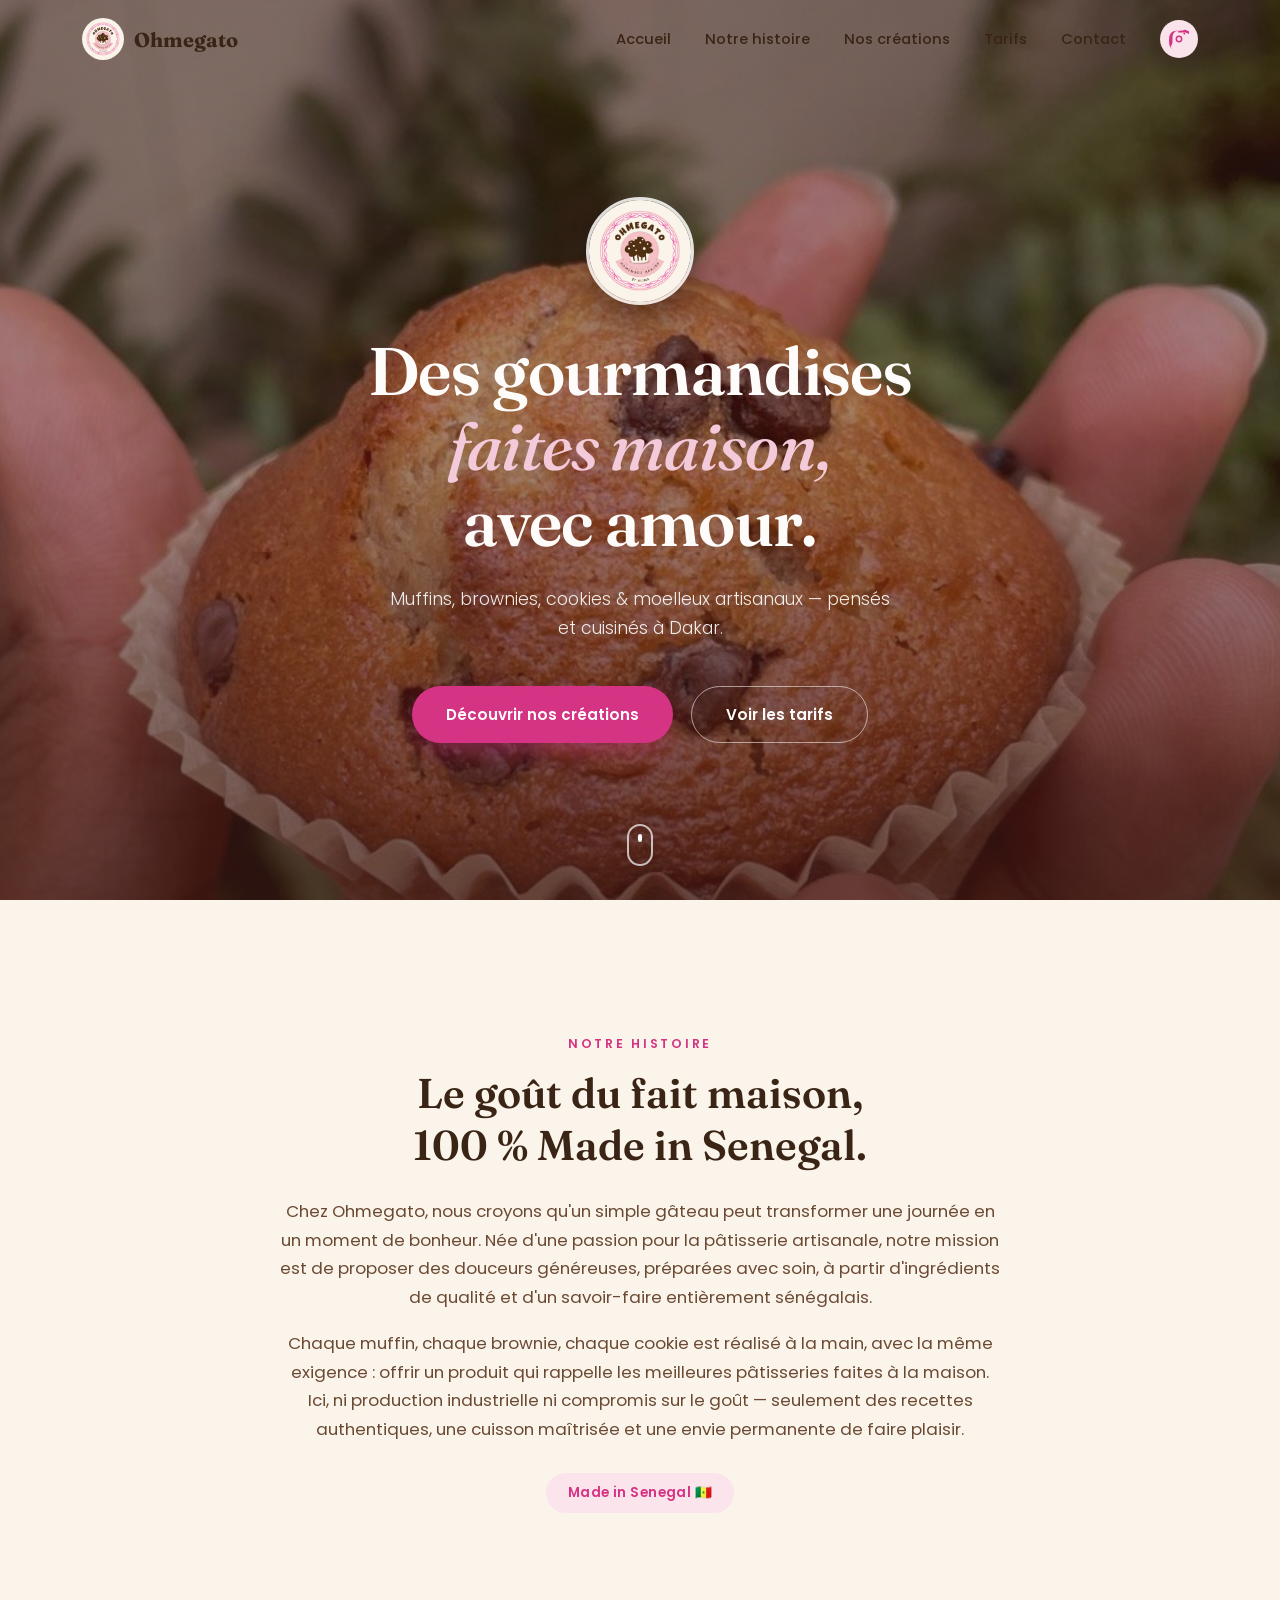
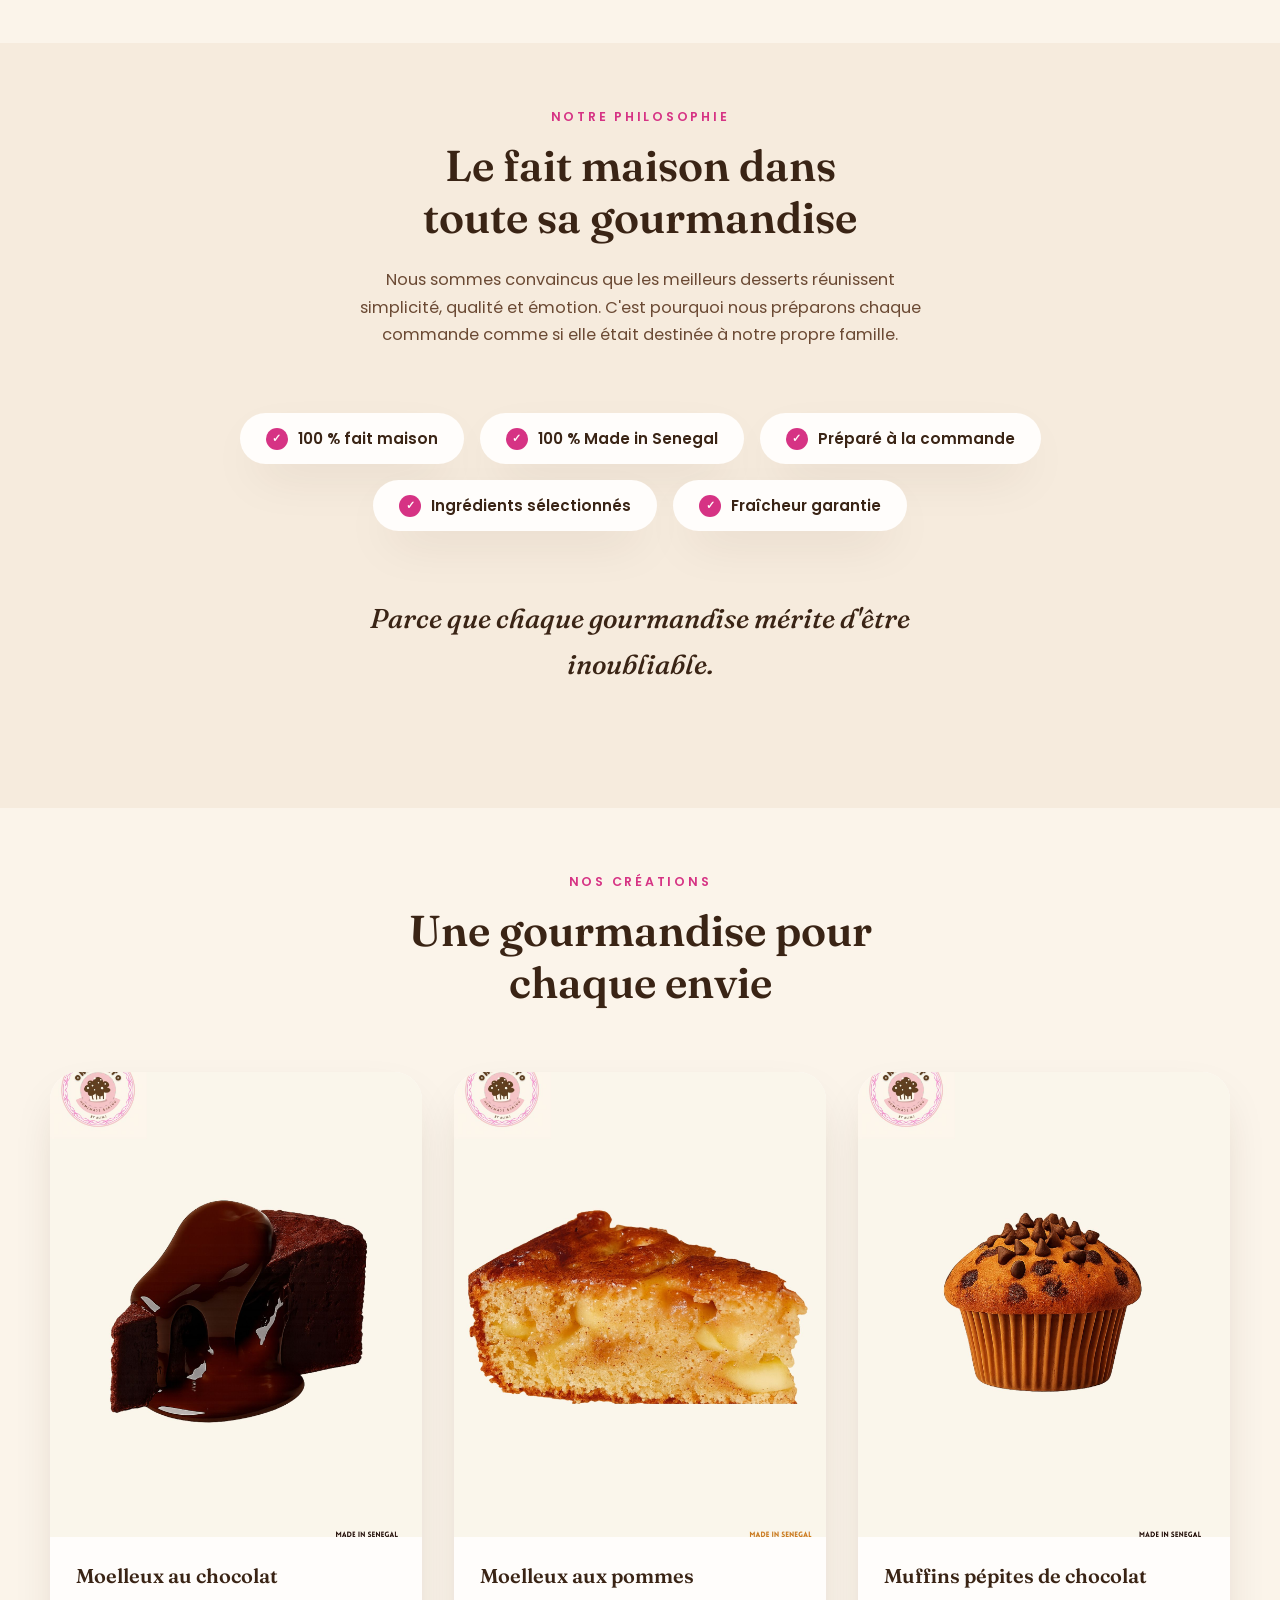
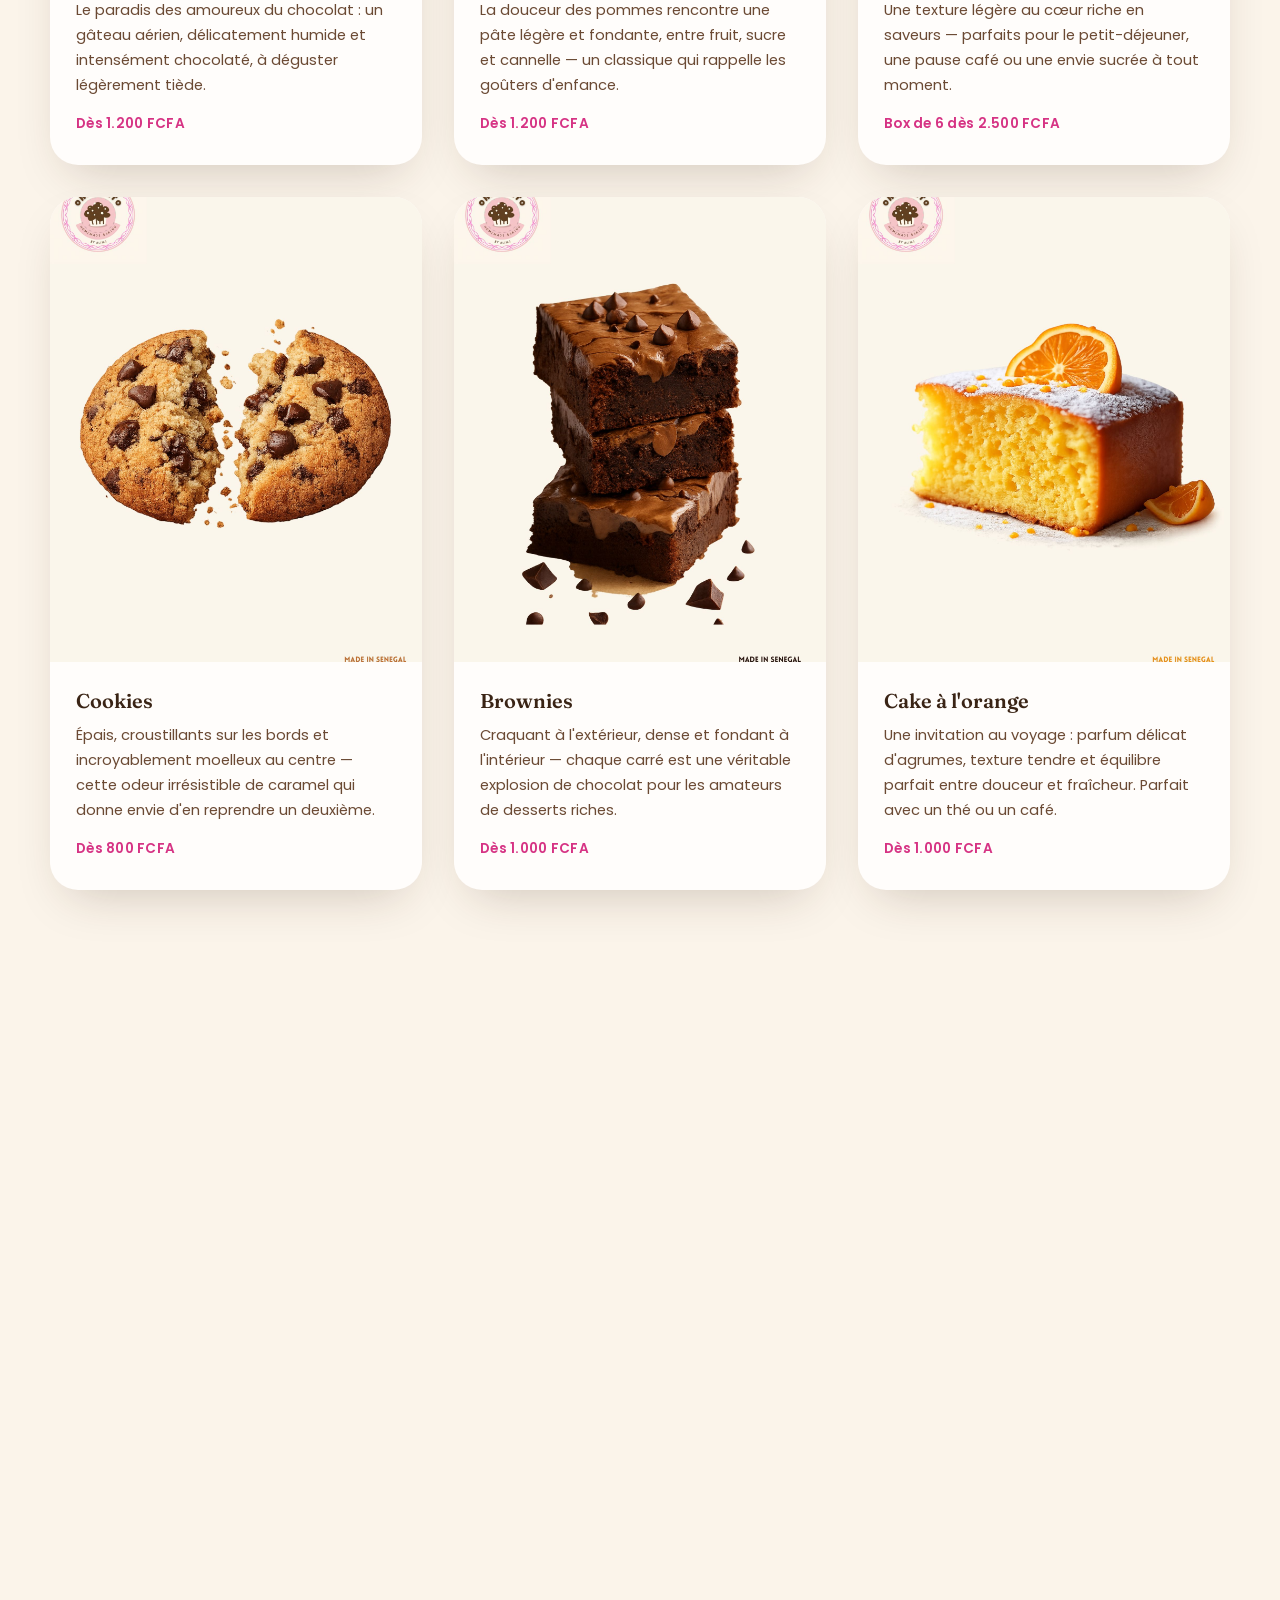
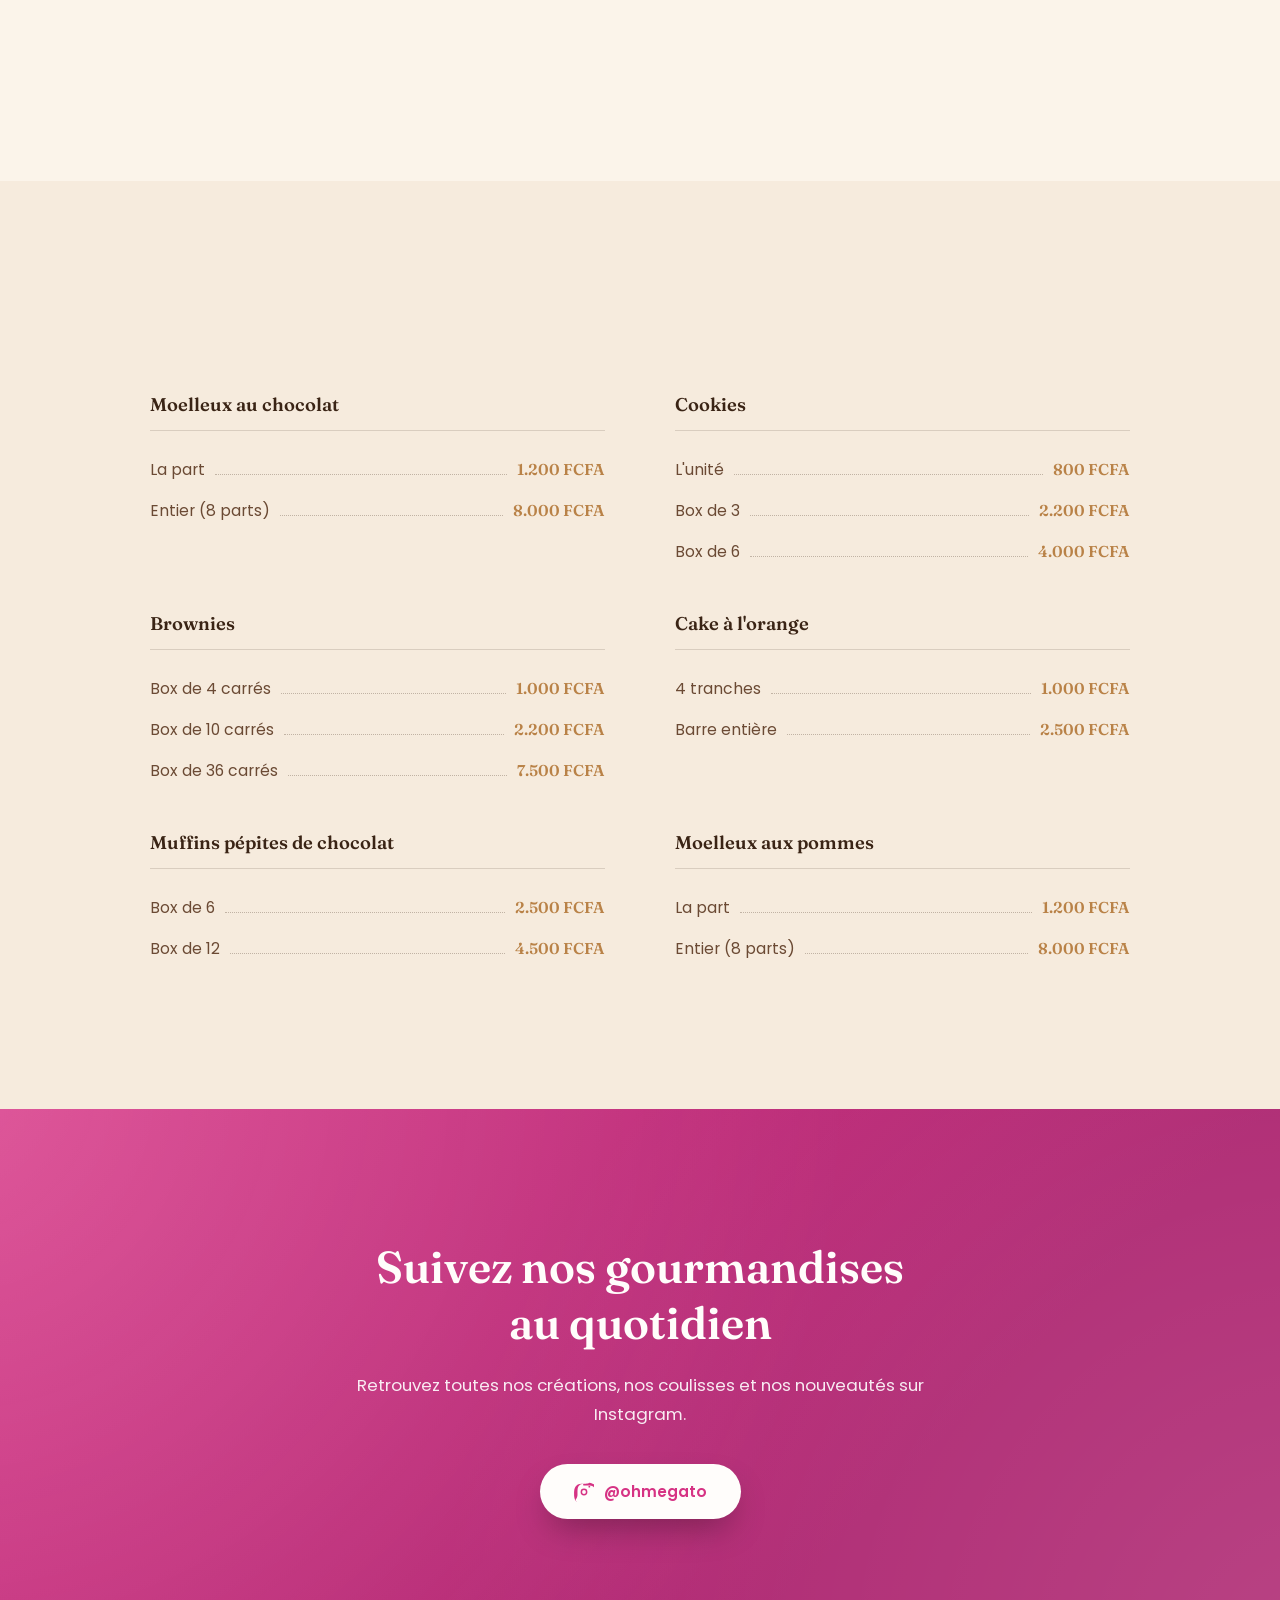
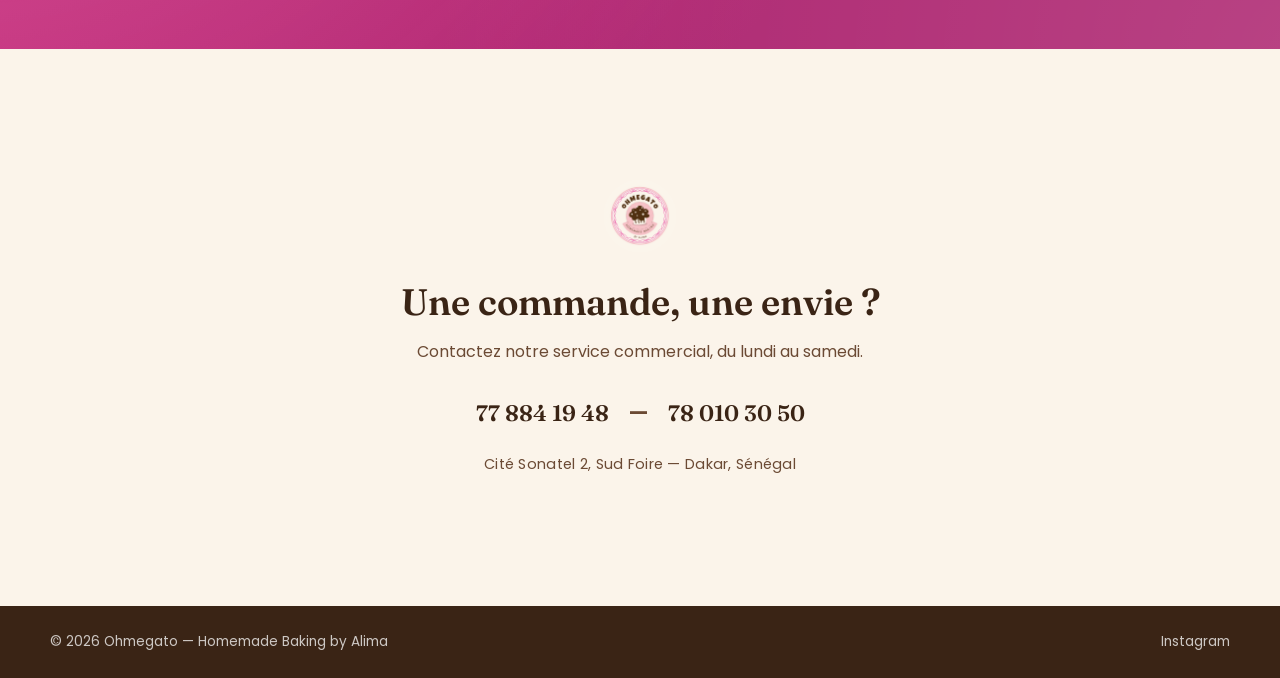
<file: index.html>
<!DOCTYPE html>
<html lang="fr">
<head>
<meta charset="UTF-8">
<meta name="viewport" content="width=device-width, initial-scale=1.0">
<title>Ohmegato — Pâtisserie artisanale faite maison</title>
<meta name="description" content="Ohmegato by Alima — muffins, brownies, cookies, cakes et moelleux faits maison à Dakar, Sénégal.">
<link rel="icon" href="assets/images/logo.png">
<link rel="preconnect" href="https://fonts.googleapis.com">
<link rel="preconnect" href="https://fonts.gstatic.com" crossorigin>
<link href="https://fonts.googleapis.com/css2?family=Fraunces:ital,opsz,wght@0,9..144,400;0,9..144,600;0,9..144,700;1,9..144,500&family=Poppins:wght@300;400;500;600;700&display=swap" rel="stylesheet">
<link rel="stylesheet" href="css/style.css">
</head>
<body>

<div class="grain"></div>

<header class="nav" id="nav">
  <div class="nav__inner">
    <a href="#accueil" class="nav__brand">
      <img src="assets/images/logo.png" alt="Ohmegato" class="nav__logo">
      <span>Ohmegato</span>
    </a>
    <nav class="nav__links" id="navLinks">
      <a href="#accueil">Accueil</a>
      <a href="#histoire">Notre histoire</a>
      <a href="#creations">Nos créations</a>
      <a href="#tarifs">Tarifs</a>
      <a href="#contact">Contact</a>
      <a href="https://www.instagram.com/ohmegato" target="_blank" rel="noopener" class="nav__insta" aria-label="Instagram">
        <svg viewBox="0 0 24 24" width="20" height="20"><path fill="currentColor" d="M12 2.2c3.2 0 3.6 0 4.9.1 1.2.1 2.1.3 2.9.6.8.3 1.4.7 2.1 1.4.7.7 1.1 1.3 1.4 2.1.3.8.5 1.7.6 2.9.1 1.3.1 1.7.1 4.9s0 3.6-.1 4.9c-.1 1.2-.3 2.1-.6 2.9-.3.8-.7 1.4-1.4 2.1-.7.7-1.3 1.1-2.1 1.4-.8.3-1.7.5-2.9.6-1.3.1-1.7.1-4.9.1s-3.6 0-4.9-.1c-1.2-.1-2.1-.3-2.9-.6-.8-.3-1.4-.7-2.1-1.4-.7-.7-1.1-1.3-1.4-2.1-.3-.8-.5-1.7-.6-2.9C2.2 15.6 2.2 15.2 2.2 12s0-3.6.1-4.9c.1-1.2.3-2.1.6-2.9.3-.8.7-1.4 1.4-2.1.7-.7 1.3-1.1 2.1-1.4.8-.3 1.7-.5 2.9-.6C8.4 2.2 8.8 2.2 12 2.2M12 0C8.7 0 8.3 0 7 .1 5.7.1 4.5.4 3.5.8c-1 .4-1.9 1-2.7 1.8C0 3.4-.6 4.3-1 5.3c-.4 1-.7 2.2-.8 3.5C-1.9 10.1-1.9 10.5-1.9 12s0 1.9.1 3.2c.1 1.3.4 2.5.8 3.5.4 1 1 1.9 1.8 2.7.8.8 1.7 1.4 2.7 1.8 1 .4 2.2.7 3.5.8 1.3.1 1.7.1 5 .1s3.7 0 5-.1c1.3-.1 2.5-.4 3.5-.8 1-.4 1.9-1 2.7-1.8.8-.8 1.4-1.7 1.8-2.7.4-1 .7-2.2.8-3.5.1-1.3.1-1.7.1-5s0-1.9-.1-3.2c-.1-1.3-.4-2.5-.8-3.5-.4-1-1-1.9-1.8-2.7C21.6.8 20.7.2 19.7-.2c-1-.4-2.2-.7-3.5-.8C15 0 14.6 0 12 0" transform="translate(2 2)"/><circle cx="12" cy="12" r="3.2" fill="none" stroke="currentColor" stroke-width="1.8"/><circle cx="18.4" cy="5.6" r="1.1" fill="currentColor"/></svg>
      </a>
    </nav>
    <button class="nav__burger" id="navBurger" aria-label="Menu">
      <span></span><span></span><span></span>
    </button>
  </div>
</header>

<main>

  <section class="hero" id="accueil">
    <div class="hero__bg" style="background-image:url('assets/images/muffin-choco-hand.jpeg')"></div>
    <div class="hero__overlay"></div>
    <div class="hero__content reveal">
      <img src="assets/images/logo.png" alt="Ohmegato — Homemade Baking by Alima" class="hero__logo">
      <h1>Des gourmandises<br><em>faites maison,</em><br>avec amour.</h1>
      <p class="hero__subtitle">Muffins, brownies, cookies &amp; moelleux artisanaux — pensés et cuisinés à Dakar.</p>
      <div class="hero__actions">
        <a href="#creations" class="btn btn--primary">Découvrir nos créations</a>
        <a href="#tarifs" class="btn btn--ghost">Voir les tarifs</a>
      </div>
    </div>
    <a href="#histoire" class="hero__scroll" aria-label="Défiler vers le bas">
      <span></span>
    </a>
  </section>

  <section class="story" id="histoire">
    <div class="story__inner reveal">
      <span class="eyebrow">Notre histoire</span>
      <h2>Le goût du fait maison,<br>100&nbsp;% Made in Senegal.</h2>
      <p>
        Chez Ohmegato, nous croyons qu'un simple gâteau peut transformer une journée en un moment
        de bonheur. Née d'une passion pour la pâtisserie artisanale, notre mission est de proposer
        des douceurs généreuses, préparées avec soin, à partir d'ingrédients de qualité et d'un
        savoir-faire entièrement sénégalais.
      </p>
      <p>
        Chaque muffin, chaque brownie, chaque cookie est réalisé à la main, avec la même exigence&nbsp;:
        offrir un produit qui rappelle les meilleures pâtisseries faites à la maison. Ici, ni production
        industrielle ni compromis sur le goût — seulement des recettes authentiques, une cuisson
        maîtrisée et une envie permanente de faire plaisir.
      </p>
      <span class="badge">Made in Senegal 🇸🇳</span>
    </div>
  </section>

  <section class="why" id="pourquoi">
    <div class="section__head reveal">
      <span class="eyebrow">Notre philosophie</span>
      <h2>Le fait maison dans<br>toute sa gourmandise</h2>
      <p class="why__lead">
        Nous sommes convaincus que les meilleurs desserts réunissent simplicité, qualité et émotion.
        C'est pourquoi nous préparons chaque commande comme si elle était destinée à notre propre famille.
      </p>
    </div>

    <ul class="why__list reveal">
      <li>100&nbsp;% fait maison</li>
      <li>100&nbsp;% Made in Senegal</li>
      <li>Préparé à la commande</li>
      <li>Ingrédients sélectionnés</li>
      <li>Fraîcheur garantie</li>
    </ul>

    <p class="why__tagline reveal">Parce que chaque gourmandise mérite d'être inoubliable.</p>
  </section>

  <section class="creations" id="creations">
    <div class="section__head reveal">
      <span class="eyebrow">Nos créations</span>
      <h2>Une gourmandise pour<br>chaque envie</h2>
    </div>

    <div class="gallery">

      <article class="card card--photo reveal">
        <div class="card__media">
          <img src="assets/images/moelleux-chocolat.jpeg" alt="Moelleux au chocolat, coulant au coeur fondant">
        </div>
        <div class="card__body">
          <h3>Moelleux au chocolat</h3>
          <p>Le paradis des amoureux du chocolat&nbsp;: un gâteau aérien, délicatement humide et intensément chocolaté, à déguster légèrement tiède.</p>
          <span class="card__price">Dès 1.200 FCFA</span>
        </div>
      </article>

      <article class="card card--photo reveal">
        <div class="card__media">
          <img src="assets/images/moelleux-pommes.jpeg" alt="Moelleux aux pommes caramélisées">
        </div>
        <div class="card__body">
          <h3>Moelleux aux pommes</h3>
          <p>La douceur des pommes rencontre une pâte légère et fondante, entre fruit, sucre et cannelle — un classique qui rappelle les goûters d'enfance.</p>
          <span class="card__price">Dès 1.200 FCFA</span>
        </div>
      </article>

      <article class="card card--photo reveal">
        <div class="card__media">
          <img src="assets/images/muffins-poster.jpeg" alt="Muffin aux pépites de chocolat">
        </div>
        <div class="card__body">
          <h3>Muffins pépites de chocolat</h3>
          <p>Une texture légère au cœur riche en saveurs — parfaits pour le petit-déjeuner, une pause café ou une envie sucrée à tout moment.</p>
          <span class="card__price">Box de 6 dès 2.500 FCFA</span>
        </div>
      </article>

      <article class="card card--photo reveal">
        <div class="card__media">
          <img src="assets/images/cookies-poster.jpeg" alt="Cookies Ohmegato aux pépites de chocolat">
        </div>
        <div class="card__body">
          <h3>Cookies</h3>
          <p>Épais, croustillants sur les bords et incroyablement moelleux au centre — cette odeur irrésistible de caramel qui donne envie d'en reprendre un deuxième.</p>
          <span class="card__price">Dès 800 FCFA</span>
        </div>
      </article>

      <article class="card card--photo reveal">
        <div class="card__media">
          <img src="assets/images/brownies-poster.jpeg" alt="Brownies Ohmegato empilés et fondants">
        </div>
        <div class="card__body">
          <h3>Brownies</h3>
          <p>Craquant à l'extérieur, dense et fondant à l'intérieur — chaque carré est une véritable explosion de chocolat pour les amateurs de desserts riches.</p>
          <span class="card__price">Dès 1.000 FCFA</span>
        </div>
      </article>

      <article class="card card--photo reveal">
        <div class="card__media">
          <img src="assets/images/cake-orange-poster.jpeg" alt="Cake à l'orange Ohmegato">
        </div>
        <div class="card__body">
          <h3>Cake à l'orange</h3>
          <p>Une invitation au voyage&nbsp;: parfum délicat d'agrumes, texture tendre et équilibre parfait entre douceur et fraîcheur. Parfait avec un thé ou un café.</p>
          <span class="card__price">Dès 1.000 FCFA</span>
        </div>
      </article>

      <article class="card card--photo reveal">
        <div class="card__media">
          <img src="assets/images/choux-chocolat.png" alt="Choux à la crème au chocolat Ohmegato">
        </div>
        <div class="card__body">
          <h3>Choux à la crème au chocolat</h3>
          <p>Des choux légers et dorés, garnis d'une crème au chocolat onctueuse qui se révèle encore plus gourmande lorsqu'elle coule légèrement. Impossible de s'arrêter après le premier.</p>
          <span class="card__price">Nous consulter</span>
        </div>
      </article>

      <article class="card card--photo reveal">
        <div class="card__media">
          <img src="assets/images/verrines-fruits.png" alt="Verrines aux fruits frais Ohmegato">
        </div>
        <div class="card__body">
          <h3>Verrines aux fruits</h3>
          <p>Quoi de mieux qu'une bouchée fraîcheur en après-midi à Dakar&nbsp;: contempler le soleil se coucher tout en savourant son petit pot fruité, bien meilleur que l'amour... ou presque.</p>
          <span class="card__price">Nous consulter</span>
        </div>
      </article>

    </div>
  </section>

  <section class="tarifs" id="tarifs">
    <div class="section__head reveal">
      <span class="eyebrow">Price list</span>
      <h2>Nos tarifs</h2>
    </div>

    <div class="pricelist reveal">

      <div class="pricelist__group">
        <h3>Moelleux au chocolat</h3>
        <div class="pricelist__row"><span>La part</span><i></i><strong>1.200 FCFA</strong></div>
        <div class="pricelist__row"><span>Entier (8 parts)</span><i></i><strong>8.000 FCFA</strong></div>
      </div>

      <div class="pricelist__group">
        <h3>Cookies</h3>
        <div class="pricelist__row"><span>L'unité</span><i></i><strong>800 FCFA</strong></div>
        <div class="pricelist__row"><span>Box de 3</span><i></i><strong>2.200 FCFA</strong></div>
        <div class="pricelist__row"><span>Box de 6</span><i></i><strong>4.000 FCFA</strong></div>
      </div>

      <div class="pricelist__group">
        <h3>Brownies</h3>
        <div class="pricelist__row"><span>Box de 4 carrés</span><i></i><strong>1.000 FCFA</strong></div>
        <div class="pricelist__row"><span>Box de 10 carrés</span><i></i><strong>2.200 FCFA</strong></div>
        <div class="pricelist__row"><span>Box de 36 carrés</span><i></i><strong>7.500 FCFA</strong></div>
      </div>

      <div class="pricelist__group">
        <h3>Cake à l'orange</h3>
        <div class="pricelist__row"><span>4 tranches</span><i></i><strong>1.000 FCFA</strong></div>
        <div class="pricelist__row"><span>Barre entière</span><i></i><strong>2.500 FCFA</strong></div>
      </div>

      <div class="pricelist__group">
        <h3>Muffins pépites de chocolat</h3>
        <div class="pricelist__row"><span>Box de 6</span><i></i><strong>2.500 FCFA</strong></div>
        <div class="pricelist__row"><span>Box de 12</span><i></i><strong>4.500 FCFA</strong></div>
      </div>

      <div class="pricelist__group">
        <h3>Moelleux aux pommes</h3>
        <div class="pricelist__row"><span>La part</span><i></i><strong>1.200 FCFA</strong></div>
        <div class="pricelist__row"><span>Entier (8 parts)</span><i></i><strong>8.000 FCFA</strong></div>
      </div>

    </div>
  </section>

  <section class="insta">
    <div class="insta__inner reveal">
      <h2>Suivez nos gourmandises<br>au quotidien</h2>
      <p>Retrouvez toutes nos créations, nos coulisses et nos nouveautés sur Instagram.</p>
      <a href="https://www.instagram.com/ohmegato" target="_blank" rel="noopener" class="btn btn--primary btn--insta">
        <svg viewBox="0 0 24 24" width="20" height="20"><path fill="currentColor" d="M12 2.2c3.2 0 3.6 0 4.9.1 1.2.1 2.1.3 2.9.6.8.3 1.4.7 2.1 1.4.7.7 1.1 1.3 1.4 2.1.3.8.5 1.7.6 2.9.1 1.3.1 1.7.1 4.9s0 3.6-.1 4.9c-.1 1.2-.3 2.1-.6 2.9-.3.8-.7 1.4-1.4 2.1-.7.7-1.3 1.1-2.1 1.4-.8.3-1.7.5-2.9.6-1.3.1-1.7.1-4.9.1s-3.6 0-4.9-.1c-1.2-.1-2.1-.3-2.9-.6-.8-.3-1.4-.7-2.1-1.4-.7-.7-1.1-1.3-1.4-2.1-.3-.8-.5-1.7-.6-2.9C2.2 15.6 2.2 15.2 2.2 12s0-3.6.1-4.9c.1-1.2.3-2.1.6-2.9.3-.8.7-1.4 1.4-2.1.7-.7 1.3-1.1 2.1-1.4.8-.3 1.7-.5 2.9-.6C8.4 2.2 8.8 2.2 12 2.2M12 0C8.7 0 8.3 0 7 .1 5.7.1 4.5.4 3.5.8c-1 .4-1.9 1-2.7 1.8C0 3.4-.6 4.3-1 5.3c-.4 1-.7 2.2-.8 3.5C-1.9 10.1-1.9 10.5-1.9 12s0 1.9.1 3.2c.1 1.3.4 2.5.8 3.5.4 1 1 1.9 1.8 2.7.8.8 1.7 1.4 2.7 1.8 1 .4 2.2.7 3.5.8 1.3.1 1.7.1 5 .1s3.7 0 5-.1c1.3-.1 2.5-.4 3.5-.8 1-.4 1.9-1 2.7-1.8.8-.8 1.4-1.7 1.8-2.7.4-1 .7-2.2.8-3.5.1-1.3.1-1.7.1-5s0-1.9-.1-3.2c-.1-1.3-.4-2.5-.8-3.5-.4-1-1-1.9-1.8-2.7C21.6.8 20.7.2 19.7-.2c-1-.4-2.2-.7-3.5-.8C15 0 14.6 0 12 0" transform="translate(2 2)"/><circle cx="12" cy="12" r="3.2" fill="none" stroke="currentColor" stroke-width="1.8"/><circle cx="18.4" cy="5.6" r="1.1" fill="currentColor"/></svg>
        @ohmegato
      </a>
    </div>
  </section>

  <section class="contact" id="contact">
    <div class="contact__inner reveal">
      <img src="assets/images/logo.png" alt="Ohmegato" class="contact__logo">
      <h2>Une commande, une envie ?</h2>
      <p>Contactez notre service commercial, du lundi au samedi.</p>
      <div class="contact__phones">
        <a href="tel:+221778419948">77 884 19 48</a>
        <span>—</span>
        <a href="tel:+221780103050">78 010 30 50</a>
      </div>
      <p class="contact__address">Cité Sonatel 2, Sud Foire — Dakar, Sénégal</p>
    </div>
  </section>

</main>

<footer class="footer">
  <div class="footer__inner">
    <span>© <span id="year"></span> Ohmegato — Homemade Baking by Alima</span>
    <a href="https://www.instagram.com/ohmegato" target="_blank" rel="noopener">Instagram</a>
  </div>
</footer>

<script src="js/script.js"></script>
</body>
</html>
</file>
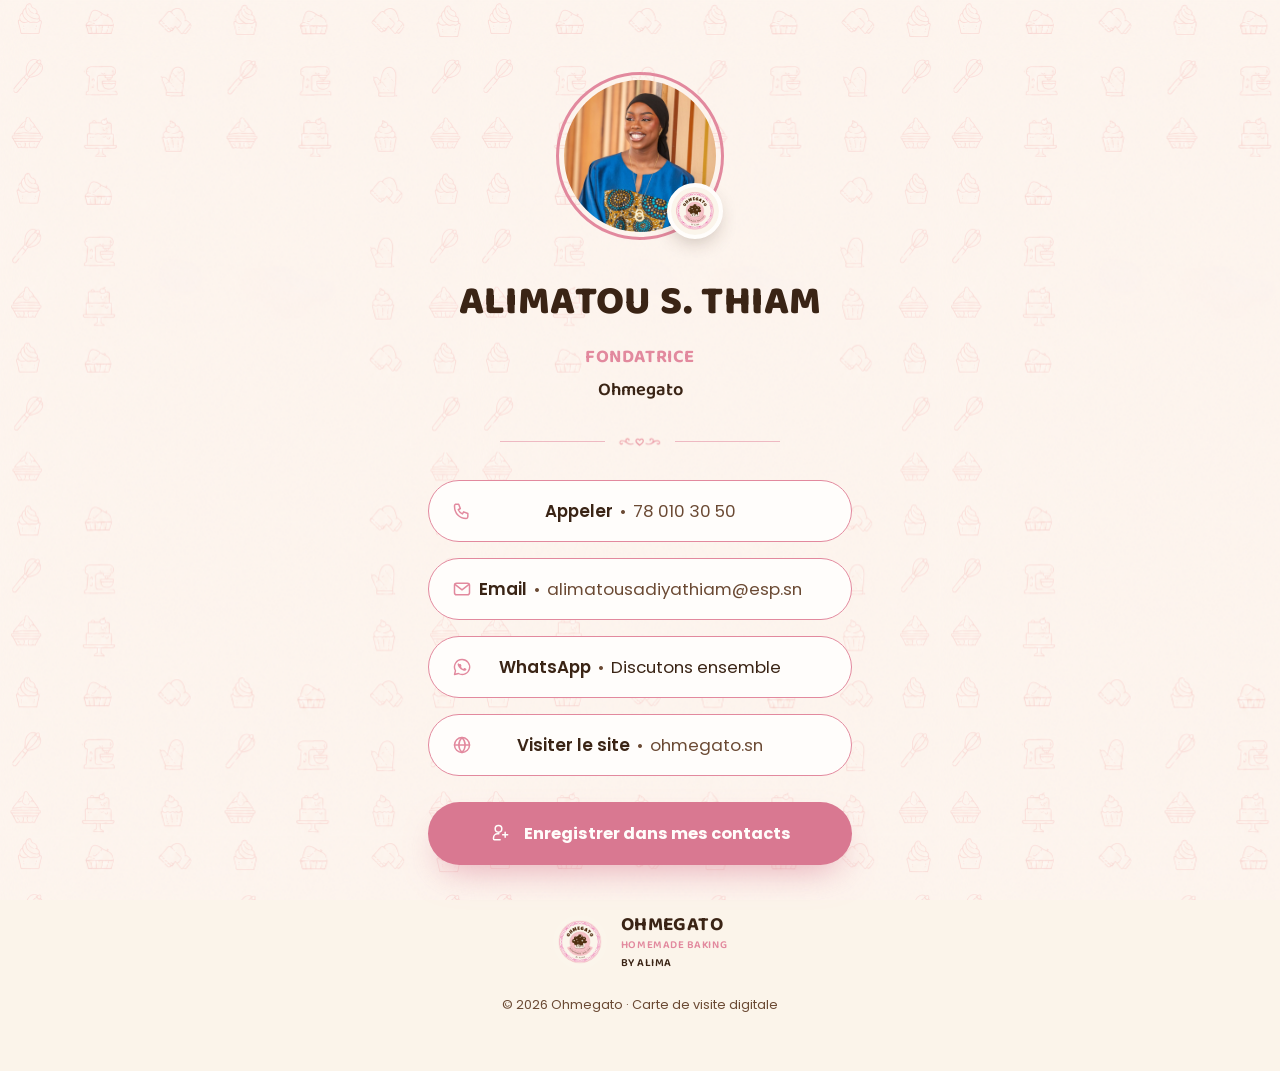
<file: carte.html>
<!DOCTYPE html>
<html lang="fr">
<head>
<meta charset="UTF-8">
<meta name="viewport" content="width=device-width, initial-scale=1.0">
<title>Carte de visite digitale — Ohmegato</title>
<meta name="description" content="Carte de visite digitale des équipes Ohmegato — Homemade Baking by Alima.">
<meta name="robots" content="noindex">
<link rel="icon" href="assets/images/logo.png">
<link rel="preconnect" href="https://fonts.googleapis.com">
<link rel="preconnect" href="https://fonts.gstatic.com" crossorigin>
<link href="https://fonts.googleapis.com/css2?family=Poppins:wght@300;400;500;600;700&display=swap" rel="stylesheet">
<link rel="stylesheet" href="css/style.css">
<link rel="stylesheet" href="css/carte.css">
</head>
<body class="carte-page">

<div class="carte__pattern" aria-hidden="true"></div>

<main class="carte">

  <div class="carte__photo">
    <img id="cartePhotoImg" alt="" hidden>
    <span id="carteInitials" class="carte__initials"></span>
    <span class="carte__badge">
      <img src="assets/images/logo.png" alt="Ohmegato">
    </span>
  </div>

  <h1 class="carte__name" id="carteName">Prénom Nom</h1>
  <p class="carte__role" id="carteRole">Fonction</p>
  <p class="carte__org">Ohmegato</p>

  <div class="carte__divider" aria-hidden="true">
    <span></span>
    <img src="assets/images/divider-heart.png" alt="">
    <span></span>
  </div>

  <div class="carte__links">

    <a class="carte__pill" id="cartePhone" href="#">
      <span class="carte__icon">
        <svg viewBox="0 0 24 24" width="20" height="20" fill="none" stroke="currentColor" stroke-width="1.8" stroke-linecap="round" stroke-linejoin="round"><path d="M4 4h4l2 5-2.5 1.5a11 11 0 0 0 5 5L14 13l5 2v4a2 2 0 0 1-2 2C9 21 3 15 3 6a2 2 0 0 1 1-2z"/></svg>
      </span>
      <span class="carte__pillText"><strong>Appeler</strong> <i>•</i> <span id="cartePhoneText">—</span></span>
    </a>

    <a class="carte__pill" id="carteEmail" href="#">
      <span class="carte__icon">
        <svg viewBox="0 0 24 24" width="20" height="20" fill="none" stroke="currentColor" stroke-width="1.8" stroke-linecap="round" stroke-linejoin="round"><rect x="3" y="5" width="18" height="14" rx="2.5"/><path d="M3.5 6.5 12 13l8.5-6.5"/></svg>
      </span>
      <span class="carte__pillText"><strong>Email</strong> <i>•</i> <span id="carteEmailText">—</span></span>
    </a>

    <a class="carte__pill" id="carteWhatsapp" href="#" target="_blank" rel="noopener">
      <span class="carte__icon">
        <svg viewBox="0 0 24 24" width="20" height="20" fill="none" stroke="currentColor" stroke-width="1.7" stroke-linecap="round" stroke-linejoin="round"><path d="M12 3a9 9 0 0 0-7.8 13.5L3 21l4.7-1.2A9 9 0 1 0 12 3z"/><path d="M8.5 8.8c.2-.5.5-.5.8-.5h.6c.2 0 .5 0 .7.5.2.5.7 1.6.7 1.8.1.1.1.3 0 .4-.1.2-.2.3-.3.5-.2.2-.3.3-.1.6.6 1 1.3 1.7 2.3 2.2.2.1.4.1.5-.1.2-.2.6-.7.8-.9.2-.2.3-.2.6-.1.2.1 1.5.7 1.8.8.2.1.4.2.4.3 0 .2 0 .9-.3 1.3-.3.4-1.2.9-1.7.9-.5 0-1.2-.1-3.1-1-2.6-1.1-4.3-3.7-4.4-3.9-.1-.2-1-1.3-1-2.5 0-1.2.6-1.8.8-2z" fill="currentColor" stroke="none"/></svg>
      </span>
      <span class="carte__pillText"><strong>WhatsApp</strong> <i>•</i> <span>Discutons ensemble</span></span>
    </a>

    <a class="carte__pill" id="carteWebsite" href="#" target="_blank" rel="noopener">
      <span class="carte__icon">
        <svg viewBox="0 0 24 24" width="20" height="20" fill="none" stroke="currentColor" stroke-width="1.8" stroke-linecap="round" stroke-linejoin="round"><circle cx="12" cy="12" r="9"/><path d="M3 12h18M12 3c2.5 2.6 3.8 5.7 3.8 9s-1.3 6.4-3.8 9c-2.5-2.6-3.8-5.7-3.8-9S9.5 5.6 12 3z"/></svg>
      </span>
      <span class="carte__pillText"><strong>Visiter le site</strong> <i>•</i> <span id="carteWebsiteText">—</span></span>
    </a>

  </div>

  <button class="carte__cta" id="carteSave" type="button">
    <span class="carte__icon">
      <svg viewBox="0 0 24 24" width="20" height="20" fill="none" stroke="currentColor" stroke-width="1.8" stroke-linecap="round" stroke-linejoin="round"><path d="M11 20H4a1 1 0 0 1-1-1v-1a5 5 0 0 1 5-5h1.5"/><circle cx="9" cy="7" r="4"/><path d="M17 11v6M14 14h6"/></svg>
    </span>
    Enregistrer dans mes contacts
  </button>

  <div class="carte__brand">
    <span class="carte__brandIcon">
      <img src="assets/images/logo.png" alt="Ohmegato">
    </span>
    <span class="carte__brandText">
      <strong>Ohmegato</strong>
      <em>Homemade baking</em>
      <small>By Alima</small>
    </span>
  </div>

  <p class="carte__footer">© <span id="carteYear"></span> Ohmegato · Carte de visite digitale</p>

</main>

<script src="js/team.js"></script>
<script src="js/carte.js"></script>
</body>
</html>
</file>
<file: css/style.css>
/* ---------- Design tokens ---------- */
:root{
  --cream: #FBF4EA;
  --cream-soft: #F6EBDD;
  --pink: #F4CBDB;
  --pink-soft: #FBE4EC;
  --magenta: #D63384;
  --brown: #3A2415;
  --brown-soft: #6B4A34;
  --gold: #B98247;
  --white: #FFFDFB;

  --font-display: 'Fraunces', serif;
  --font-body: 'Poppins', sans-serif;

  --shadow-soft: 0 20px 50px -20px rgba(58,36,21,0.25);
  --radius-lg: 28px;
  --radius-md: 18px;
  --ease: cubic-bezier(.22,1,.36,1);
}

*{ box-sizing: border-box; }
html{ scroll-behavior: smooth; }
body{
  margin:0;
  font-family: var(--font-body);
  background: var(--cream);
  color: var(--brown);
  overflow-x: hidden;
  -webkit-font-smoothing: antialiased;
}
img{ max-width: 100%; display:block; }
a{ color: inherit; text-decoration: none; }
h1,h2,h3{ font-family: var(--font-display); margin: 0; font-weight: 600; }
p{ margin:0; line-height: 1.7; }

.eyebrow{
  display:inline-block;
  font-size: 0.78rem;
  letter-spacing: 0.22em;
  text-transform: uppercase;
  color: var(--magenta);
  font-weight: 600;
  margin-bottom: 14px;
}

/* film-grain overlay for texture */
.grain{
  position: fixed; inset:0; z-index: 999; pointer-events:none;
  opacity: 0.035; mix-blend-mode: multiply;
  background-image: url("data:image/svg+xml,%3Csvg xmlns='http://www.w3.org/2000/svg' width='120' height='120'%3E%3Cfilter id='n'%3E%3CfeTurbulence type='fractalNoise' baseFrequency='0.9' numOctaves='2' stitchTiles='stitch'/%3E%3C/filter%3E%3Crect width='100%25' height='100%25' filter='url(%23n)'/%3E%3C/svg%3E");
}

/* ---------- Buttons ---------- */
.btn{
  display:inline-flex; align-items:center; gap:10px;
  padding: 16px 34px;
  border-radius: 999px;
  font-weight: 600;
  font-size: 0.95rem;
  transition: transform .35s var(--ease), box-shadow .35s var(--ease), background .35s var(--ease), color .35s var(--ease);
  white-space: nowrap;
}
.btn--primary{
  background: var(--magenta);
  color: var(--white);
  box-shadow: 0 12px 30px -8px rgba(214,51,132,0.55);
}
.btn--primary:hover{ transform: translateY(-3px); box-shadow: 0 18px 34px -8px rgba(214,51,132,0.65); }
.btn--ghost{
  background: transparent;
  border: 1.5px solid rgba(58,36,21,0.35);
  color: var(--brown);
}
.btn--ghost:hover{ background: var(--brown); color: var(--white); transform: translateY(-3px); }

/* ---------- Nav ---------- */
.nav{
  position: fixed; top:0; left:0; right:0; z-index: 500;
  padding: 18px 0;
  transition: background .4s var(--ease), padding .4s var(--ease), box-shadow .4s var(--ease);
}
.nav.scrolled{
  background: rgba(251,244,234,0.9);
  backdrop-filter: blur(14px);
  padding: 10px 0;
  box-shadow: 0 8px 30px -20px rgba(58,36,21,0.4);
}
.nav__inner{
  max-width: 1180px; margin: 0 auto; padding: 0 32px;
  display:flex; align-items:center; justify-content: space-between;
}
.nav__brand{
  display:flex; align-items:center; gap:10px;
  font-family: var(--font-display); font-weight: 700; font-size: 1.25rem;
  color: var(--brown);
}
.nav__logo{ width: 42px; height: 42px; border-radius: 50%; object-fit: cover; }
.nav__links{ display:flex; align-items:center; gap: 34px; font-size: 0.92rem; font-weight: 500; }
.nav__links a{ position:relative; padding: 4px 0; }
.nav__links a:not(.nav__insta)::after{
  content:''; position:absolute; left:0; bottom:-2px; width:0; height:2px;
  background: var(--magenta); transition: width .3s var(--ease);
}
.nav__links a:not(.nav__insta):hover::after{ width:100%; }
.nav__insta{
  display:flex; align-items:center; justify-content:center;
  width: 38px; height: 38px; border-radius: 50%;
  background: var(--pink-soft); color: var(--magenta);
  transition: background .3s var(--ease), color .3s var(--ease), transform .3s var(--ease);
}
.nav__insta:hover{ background: var(--magenta); color: var(--white); transform: rotate(8deg) scale(1.05); }
.nav__burger{ display:none; background:none; border:none; cursor:pointer; width: 34px; height: 24px; flex-direction:column; justify-content:space-between; padding:0; }
.nav__burger span{ display:block; height:2px; background: var(--brown); border-radius: 2px; }

/* ---------- Hero ---------- */
.hero{
  position: relative; min-height: 100svh; display:flex; align-items:center; justify-content:center;
  overflow:hidden;
}
.hero__bg{
  position:absolute; inset:0; background-size:cover; background-position: center 30%;
  transform: scale(1.08); animation: heroZoom 18s ease-in-out infinite alternate;
}
@keyframes heroZoom{ from{ transform: scale(1.08);} to{ transform: scale(1.16);} }
.hero__overlay{
  position:absolute; inset:0;
  background: linear-gradient(180deg, rgba(58,24,20,0.55) 0%, rgba(58,24,20,0.45) 45%, rgba(58,24,20,0.75) 100%);
}
.hero__content{
  position:relative; z-index:2; text-align:center; color: var(--white);
  padding: 140px 24px 100px; max-width: 780px;
}
.hero__logo{
  width: 108px; height:108px; border-radius:50%; margin: 0 auto 28px;
  box-shadow: 0 20px 40px -10px rgba(0,0,0,0.5);
  border: 3px solid rgba(255,255,255,0.85);
}
.hero__content h1{
  font-size: clamp(2.4rem, 6vw, 4.2rem);
  line-height: 1.12;
  font-weight: 600;
  letter-spacing: -0.01em;
}
.hero__content h1 em{ font-style: italic; color: var(--pink); font-weight: 500; }
.hero__subtitle{
  display:block; margin: 26px auto 0; max-width: 520px;
  font-size: 1.08rem; color: rgba(255,255,255,0.9); font-weight: 300;
}
.hero__actions{ margin-top: 42px; display:flex; gap:18px; justify-content:center; flex-wrap:wrap; }
.hero .btn--ghost{ border-color: rgba(255,255,255,0.55); color: var(--white); }
.hero .btn--ghost:hover{ background: var(--white); color: var(--brown); }

.hero__scroll{
  position:absolute; bottom: 34px; left:50%; transform: translateX(-50%); z-index:2;
  width: 26px; height: 42px; border-radius: 20px; border: 2px solid rgba(255,255,255,0.7);
}
.hero__scroll span{
  position:absolute; top:8px; left:50%; width:4px; height:8px; border-radius:2px;
  background: var(--white); transform: translateX(-50%);
  animation: scrollDot 1.8s ease infinite;
}
@keyframes scrollDot{ 0%{ opacity:1; top:8px;} 70%{ opacity:0; top:22px;} 100%{opacity:0; top:8px;} }

/* ---------- Story ---------- */
.story{ padding: 130px 24px; }
.story__inner{ max-width: 720px; margin: 0 auto; text-align:center; }
.story__inner h2{ font-size: clamp(1.8rem, 4vw, 2.6rem); margin-bottom: 26px; line-height:1.25; }
.story__inner p{ font-size: 1.05rem; color: var(--brown-soft); }
.story__inner p + p{ margin-top: 18px; }
.badge{
  display:inline-block; margin-top: 30px; padding: 10px 22px;
  background: var(--pink-soft); color: var(--magenta); border-radius: 999px;
  font-weight: 600; font-size: 0.85rem; letter-spacing: 0.03em;
}

/* ---------- Section head ---------- */
.section__head{ text-align:center; max-width: 640px; margin: 0 auto 64px; padding: 0 24px; }
.section__head h2{ font-size: clamp(1.9rem, 4.2vw, 2.7rem); line-height:1.2; }

/* ---------- Why us ---------- */
.why{ padding: 60px 24px 120px; background: var(--cream-soft); }
.why__lead{
  margin: 22px auto 0; font-size: 1.02rem; color: var(--brown-soft); line-height:1.7;
}
.why__list{
  list-style:none; margin: 56px auto 0; padding:0; max-width: 980px;
  display:flex; flex-wrap:wrap; justify-content:center; gap: 16px;
}
.why__list li{
  display:flex; align-items:center; gap:10px;
  background: var(--white); border-radius: 999px;
  padding: 14px 26px; font-weight: 600; font-size: 0.95rem; color: var(--brown);
  box-shadow: var(--shadow-soft);
}
.why__list li::before{
  content:'✓'; display:flex; align-items:center; justify-content:center;
  width:22px; height:22px; border-radius:50%; background: var(--magenta); color: var(--white);
  font-size: 0.7rem; font-weight:700; flex-shrink:0;
}
.why__tagline{
  text-align:center; margin: 64px auto 0; max-width: 640px;
  font-family: var(--font-display); font-style: italic; font-weight: 500;
  font-size: clamp(1.3rem, 2.6vw, 1.7rem); color: var(--brown);
}

/* ---------- Creations / Gallery ---------- */
.creations{ padding: 60px 24px 140px; background: var(--cream); }
.gallery{
  max-width: 1180px; margin: 0 auto;
  display:grid; grid-template-columns: repeat(3, 1fr); gap: 32px;
}
.card{
  background: var(--white); border-radius: var(--radius-lg); overflow:hidden;
  box-shadow: var(--shadow-soft);
  transition: transform .5s var(--ease), box-shadow .5s var(--ease);
}
.card:hover{ transform: translateY(-10px); box-shadow: 0 30px 60px -20px rgba(58,36,21,0.35); }
.card__media{ aspect-ratio: 4/5; overflow:hidden; }
.card__media img{ width:100%; height:100%; object-fit: cover; transition: transform .7s var(--ease); }
.card:hover .card__media img{ transform: scale(1.08); }
.card__media--placeholder{
  display:flex; align-items:center; justify-content:center;
  background: linear-gradient(150deg, var(--pink-soft), var(--pink));
  font-size: 3.4rem;
}
.card__body{ padding: 26px 26px 30px; }
.card__body h3{ font-size: 1.25rem; margin-bottom: 10px; }
.card__body p{ color: var(--brown-soft); font-size: 0.92rem; min-height: 92px; }
.card__price{
  display:inline-block; margin-top: 16px; font-weight: 600; font-size: 0.85rem;
  color: var(--magenta); letter-spacing: 0.02em;
}

/* ---------- Price list ---------- */
.tarifs{ padding: 60px 24px 140px; background: var(--cream-soft); position:relative; }
.pricelist{
  max-width: 980px; margin: 0 auto;
  display:grid; grid-template-columns: 1fr 1fr; gap: 40px 70px;
}
.pricelist__group h3{
  font-size: 1.15rem; color: var(--brown);
  padding-bottom: 14px; margin-bottom: 18px;
  border-bottom: 1.5px solid rgba(58,36,21,0.15);
}
.pricelist__row{
  display:flex; align-items: baseline; gap: 10px;
  padding: 9px 0; font-size: 0.98rem;
}
.pricelist__row span:first-child{ color: var(--brown-soft); white-space: nowrap; }
.pricelist__row i{ flex:1; border-bottom: 1.5px dotted rgba(58,36,21,0.28); margin-bottom: 5px; }
.pricelist__row strong{ color: var(--gold); font-family: var(--font-display); font-weight: 600; white-space: nowrap; }

/* ---------- Instagram CTA ---------- */
.insta{
  padding: 130px 24px;
  background: linear-gradient(135deg, var(--magenta), #ad2570 70%);
  color: var(--white); text-align:center;
  position: relative; overflow:hidden;
}
.insta::before{
  content:''; position:absolute; inset:-40%;
  background: radial-gradient(circle at 20% 20%, rgba(255,255,255,0.18), transparent 45%),
              radial-gradient(circle at 80% 80%, rgba(255,255,255,0.14), transparent 45%);
}
.insta__inner{ position:relative; max-width: 640px; margin:0 auto; }
.insta h2{ font-size: clamp(1.9rem, 4.4vw, 2.8rem); line-height:1.25; margin-bottom: 20px; }
.insta p{ color: rgba(255,255,255,0.9); font-size: 1.05rem; }
.btn--insta{ margin-top: 36px; background: var(--white); color: var(--magenta); box-shadow: 0 16px 34px -10px rgba(0,0,0,0.35); }
.btn--insta:hover{ background: var(--brown); color: var(--white); }

/* ---------- Contact ---------- */
.contact{ padding: 130px 24px; text-align:center; background: var(--cream); }
.contact__logo{ width: 74px; height:74px; border-radius:50%; margin: 0 auto 26px; }
.contact__inner h2{ font-size: clamp(1.7rem, 3.6vw, 2.3rem); margin-bottom: 14px; }
.contact__inner p{ color: var(--brown-soft); }
.contact__phones{ margin-top: 30px; font-family: var(--font-display); font-size: 1.4rem; font-weight:600; }
.contact__phones a{ transition: color .3s; }
.contact__phones a:hover{ color: var(--magenta); }
.contact__phones span{ margin: 0 14px; color: var(--brown-soft); font-family: var(--font-body); }
.contact__address{ margin-top: 22px; font-size: 0.9rem; color: var(--brown-soft); letter-spacing: 0.02em; }

/* ---------- Footer ---------- */
.footer{ background: var(--brown); color: rgba(255,255,255,0.75); padding: 26px 24px; }
.footer__inner{
  max-width: 1180px; margin:0 auto;
  display:flex; align-items:center; justify-content:space-between; flex-wrap:wrap; gap:10px;
  font-size: 0.85rem;
}
.footer a:hover{ color: var(--pink); }

/* ---------- Reveal on scroll ---------- */
.reveal{ opacity:0; transform: translateY(34px); transition: opacity .9s var(--ease), transform .9s var(--ease); }
.reveal.is-visible{ opacity:1; transform: translateY(0); }
.gallery .card{ opacity:0; transform: translateY(34px); transition: opacity .8s var(--ease), transform .8s var(--ease), box-shadow .5s var(--ease); }
.gallery .card.is-visible{ opacity:1; transform: translateY(0); }
.gallery .card:nth-child(1){ transition-delay: .05s; }
.gallery .card:nth-child(2){ transition-delay: .15s; }
.gallery .card:nth-child(3){ transition-delay: .25s; }
.gallery .card:nth-child(4){ transition-delay: .05s; }
.gallery .card:nth-child(5){ transition-delay: .15s; }
.gallery .card:nth-child(6){ transition-delay: .25s; }

/* ---------- Responsive ---------- */
@media (max-width: 920px){
  .gallery{ grid-template-columns: repeat(2, 1fr); }
  .pricelist{ grid-template-columns: 1fr; }
}
@media (max-width: 720px){
  .nav__links{
    position: fixed; top: 0; right: 0; height: 100vh; width: min(78vw, 320px);
    background: var(--white); flex-direction:column; align-items:flex-start;
    padding: 110px 36px; gap: 26px; font-size: 1.05rem;
    transform: translateX(100%); transition: transform .45s var(--ease);
    box-shadow: -20px 0 50px -20px rgba(0,0,0,0.3);
  }
  .nav__links.open{ transform: translateX(0); }
  .nav__burger{ display:flex; }
  .gallery{ grid-template-columns: 1fr; }
  .story, .creations, .tarifs, .insta, .contact{ padding-left: 20px; padding-right: 20px; }
}
@media (max-width: 480px){
  .hero__actions{ flex-direction:column; width:100%; }
  .hero__actions .btn{ justify-content:center; }
  .contact__phones{ display:flex; flex-direction:column; gap: 10px; }
  .contact__phones span{ display:none; }
}
</file>
<file: css/carte.css>
/* ---------- Carte de visite digitale ---------- */

/* self-hosted so the rounded display face always renders, regardless of third-party font access */
@font-face{
  font-family: 'Baloo 2'; font-style: normal; font-weight: 500; font-display: swap;
  src: url('../assets/fonts/Baloo2-500.woff2') format('woff2');
}
@font-face{
  font-family: 'Baloo 2'; font-style: normal; font-weight: 600; font-display: swap;
  src: url('../assets/fonts/Baloo2-600.woff2') format('woff2');
}
@font-face{
  font-family: 'Baloo 2'; font-style: normal; font-weight: 700; font-display: swap;
  src: url('../assets/fonts/Baloo2-700.woff2') format('woff2');
}
@font-face{
  font-family: 'Baloo 2'; font-style: normal; font-weight: 800; font-display: swap;
  src: url('../assets/fonts/Baloo2-800.woff2') format('woff2');
}

:root{
  --carte-font: 'Baloo 2', var(--font-body);
  --carte-accent: #E2899E;
  --carte-accent-deep: #D97891;
  --carte-accent-soft: #F8DEE4;
  --carte-line: rgba(226,137,158,0.55);
}

.carte-page{
  position: relative;
  min-height: 100vh;
  overflow-x: hidden;
  display:flex;
  justify-content:center;
}

/* bakery-icon pattern tiled across the whole page, echoing the brand's line-art motifs */
.carte__pattern{
  position: fixed; inset:0; z-index:0; pointer-events:none;
  background-image: url("../assets/images/carte-bg-pattern.png");
  background-repeat: repeat;
  background-size: 470px auto;
}

/* ---------- Card content ---------- */
.carte{
  position: relative; z-index:1;
  width: 100%; max-width: 480px;
  padding: 72px 28px 56px;
  text-align: center;
}

.carte__photo{
  position: relative;
  width: 168px; height: 168px;
  margin: 0 auto 30px;
  border-radius: 50%;
  padding: 5px;
  border: 3px solid var(--carte-accent);
  display:flex; align-items:center; justify-content:center;
}
.carte__photo img{
  width:100%; height:100%; object-fit: cover; border-radius:50%;
}
.carte__photo img[hidden]{ display: none; }
.carte__initials{
  width:100%; height:100%; border-radius:50%;
  display:flex; align-items:center; justify-content:center;
  background: var(--cream-soft);
  font-family: var(--carte-font); font-weight:700; font-size: 2.4rem;
  color: var(--carte-accent);
}
.carte__initials[hidden]{ display:none; }
.carte__badge{
  position:absolute; right:-2px; bottom:-2px;
  width: 56px; height:56px; border-radius:50%;
  background: var(--white); border: 4px solid var(--white);
  box-shadow: 0 8px 20px -6px rgba(58,36,21,0.3);
  overflow:hidden;
}
.carte__badge img{ width:100%; height:100%; object-fit:cover; border-radius:50%; }

.carte__name{
  font-family: var(--carte-font);
  font-weight: 800;
  font-size: clamp(1.9rem, 8vw, 2.5rem);
  letter-spacing: 0.01em;
  text-transform: uppercase;
  color: var(--brown);
}
.carte__role{
  margin-top: 8px;
  font-family: var(--carte-font); font-weight:700;
  text-transform: uppercase; letter-spacing: 0.03em;
  font-size: 1.15rem; color: var(--carte-accent);
}
.carte__org{
  margin-top: 2px;
  font-family: var(--carte-font); font-weight:600;
  font-size: 1.15rem; color: var(--brown);
}

.carte__divider{
  display:flex; align-items:center; gap: 10px;
  max-width: 280px; margin: 26px auto 0;
}
.carte__divider span{ flex:1; height:1px; background: var(--carte-line); }
.carte__divider img{ height: 17px; width:auto; flex-shrink:0; }

.carte__links{
  margin-top: 30px;
  display:flex; flex-direction:column; gap: 16px;
}
.carte__pill{
  position:relative;
  display:flex; align-items:center; justify-content:center;
  background: var(--white);
  border: 1.8px solid var(--carte-accent);
  border-radius: 999px;
  padding: 17px 48px;
  text-align:center;
  transition: transform .3s var(--ease), background .3s var(--ease);
}
.carte__pill:hover{
  transform: translateY(-2px);
  background: var(--carte-accent-soft);
}
.carte__icon{
  flex-shrink:0;
  width: 22px; height:22px;
  display:flex; align-items:center; justify-content:center;
  color: var(--carte-accent);
}
.carte__pill .carte__icon{
  position:absolute; left:22px; top:50%; transform:translateY(-50%);
}
.carte__pillText{ font-size: 1.05rem; color: var(--brown); }
.carte__pillText strong{ font-weight:600; }
.carte__pillText i{ font-style:normal; color: var(--brown-soft); margin: 0 3px; }
#carteWebsiteText, #carteEmailText, #cartePhoneText{ color: var(--brown-soft); word-break: break-word; }

.carte__cta{
  display:flex; align-items:center; justify-content:center; gap: 12px;
  width:100%; margin-top: 26px;
  padding: 19px 24px;
  border:none; border-radius: 999px;
  background: var(--carte-accent-deep);
  color: var(--white);
  font-family: var(--font-body); font-weight: 700; font-size: 1.02rem;
  cursor:pointer;
  box-shadow: 0 16px 34px -12px rgba(217,120,145,0.6);
  transition: transform .3s var(--ease), box-shadow .3s var(--ease);
}
.carte__cta:hover{ transform: translateY(-3px); box-shadow: 0 22px 40px -12px rgba(217,120,145,0.7); }
.carte__cta .carte__icon{ color: var(--white); }

.carte__brand{
  margin-top: 48px;
  display:flex; align-items:center; justify-content:center; gap: 14px;
}
.carte__brandIcon{
  flex-shrink:0;
  width: 54px; height:54px; border-radius:50%;
  overflow:hidden;
}
.carte__brandIcon img{ width:100%; height:100%; object-fit:cover; border-radius:50%; }
.carte__brandText{ display:flex; flex-direction:column; align-items:flex-start; text-align:left; }
.carte__brandText strong{
  font-family: var(--carte-font); font-weight:700; font-size: 1.2rem; color: var(--brown); line-height:1.2;
  text-transform: uppercase; letter-spacing: 0.02em;
}
.carte__brandText em{
  font-style:normal; font-family: var(--carte-font); font-weight:600;
  font-size: 0.68rem; letter-spacing: 0.05em; text-transform:uppercase; color: var(--carte-accent);
}
.carte__brandText small{
  font-family: var(--carte-font); font-weight:600;
  font-size: 0.7rem; color: var(--brown); letter-spacing: 0.04em; text-transform: uppercase;
}

.carte__footer{
  margin-top: 22px;
  font-size: 0.8rem;
  color: var(--brown-soft);
}

@media (max-width: 420px){
  .carte{ padding: 56px 20px 44px; }
  .carte__photo{ width: 140px; height:140px; }
  .carte__badge{ width:48px; height:48px; }
}
</file>
